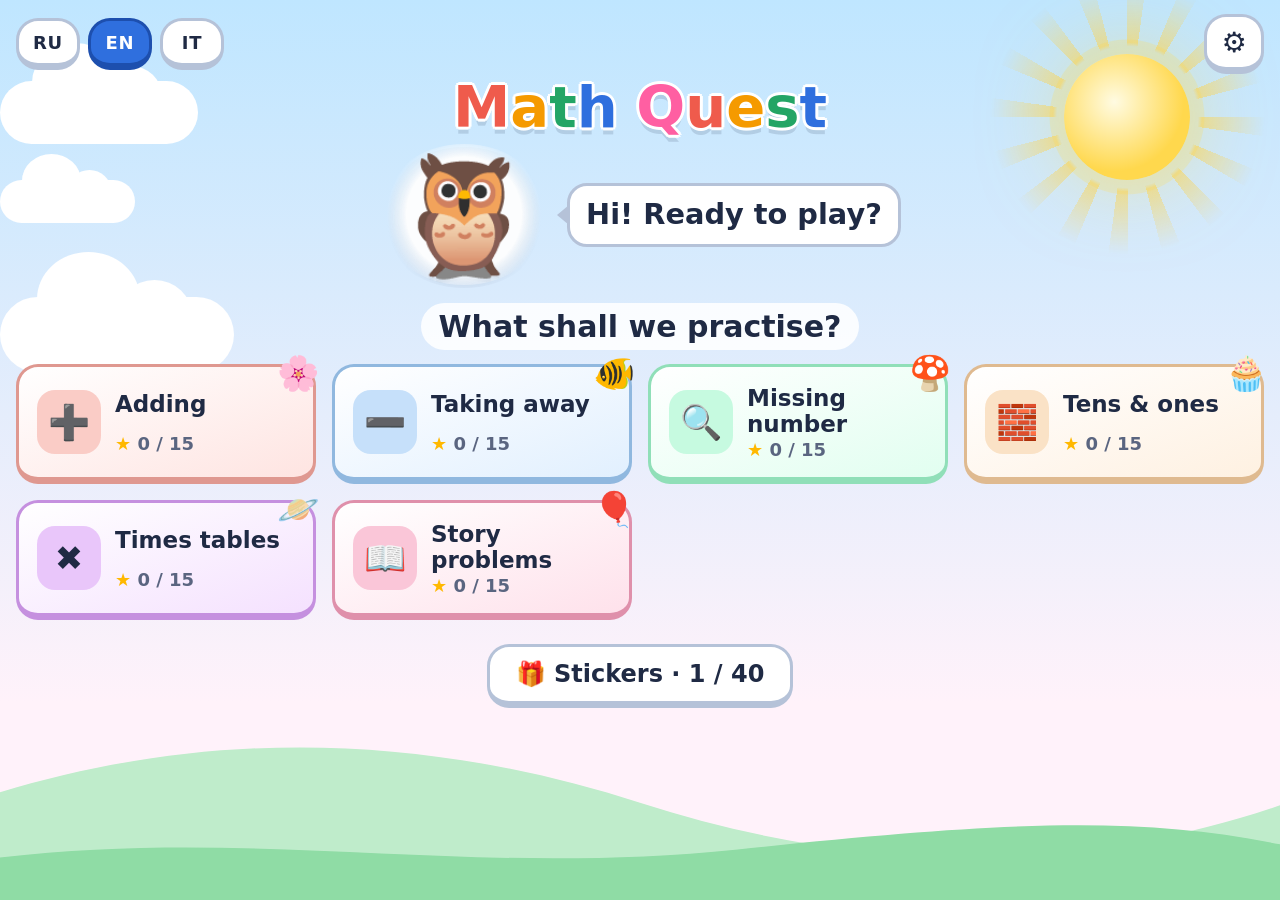
<file: index.html>
<!doctype html>
<html lang="en">
<head>
<meta charset="utf-8">
<meta name="viewport" content="width=device-width, initial-scale=1, viewport-fit=cover">
<meta name="apple-mobile-web-app-capable" content="yes">
<meta name="mobile-web-app-capable" content="yes">
<meta name="apple-mobile-web-app-status-bar-style" content="default">
<meta name="apple-mobile-web-app-title" content="Math Quest">
<meta name="theme-color" content="#fbfdff">
<title>Math Quest</title>
<link rel="manifest" href="manifest.webmanifest">
<link rel="apple-touch-icon" href="icons/icon-180.png">
<link rel="icon" href="icons/icon.svg" type="image/svg+xml">
<link rel="stylesheet" href="css/app.css">
</head>
<body>
<div class="scene" aria-hidden="true">
  <div class="stars"></div>
  <div class="sun"></div>
  <div class="cloud" style="top: 9vh; --w: 22vmin; --t: 75s; --dl: -20s"></div>
  <div class="cloud" style="top: 20vh; --w: 15vmin; --t: 100s; --dl: -65s"></div>
  <div class="cloud" style="top: 33vh; --w: 26vmin; --t: 130s; --dl: -100s"></div>
  <div class="floaters" id="floaters"></div>
  <svg class="hill hill-back" viewBox="0 0 1440 200" preserveAspectRatio="none"><path d="M0 120 C 240 40 480 40 720 110 S 1200 180 1440 90 V200 H0 Z"/></svg>
  <svg class="hill hill-front" viewBox="0 0 1440 200" preserveAspectRatio="none"><path d="M0 150 C 300 80 520 170 820 125 S 1260 70 1440 140 V200 H0 Z"/></svg>
</div>
<div id="app"></div>
<canvas id="fx" aria-hidden="true"></canvas>
<noscript>Math Quest needs JavaScript.</noscript>
<!-- Load order matters: core first, then languages and topics (topics appear on the home screen in this order), app last. -->
<script src="js/core.js"></script>
<script src="js/i18n/en.js"></script>
<script src="js/i18n/ru.js"></script>
<script src="js/i18n/it.js"></script>
<script src="js/viz.js"></script>
<script src="js/topics/add.js"></script>
<script src="js/topics/sub.js"></script>
<script src="js/topics/missing.js"></script>
<script src="js/topics/place.js"></script>
<script src="js/topics/mul.js"></script>
<script src="js/topics/story.js"></script>
<script src="js/session.js"></script>
<script src="js/store.js"></script>
<script src="js/fx.js"></script>
<script src="js/app.js"></script>
</body>
</html>
</file>
<file: css/app.css>
/* Each topic is a little world (sky, hills, floating friends); problems sit on squared notebook paper; two-colour counters (red / yellow) as in class; chunky keys for small fingers. */
:root {
  --ink: #1f2a44;
  --ink-soft: #5a6580;
  --paper: #fbfdff;
  --grid: #dde9f6;
  --card: #ffffff;
  --line: #d3dceb;
  --line-dark: #b5c2d8;
  --c1: #ef5b4c;
  --c1-soft: #ffd3cd;
  --c1-dark: #c43f2f;
  --c2: #f5b400;
  --c2-soft: #ffe8a3;
  --c2-dark: #b98500;
  --go: #23a565;
  --go-soft: #dcf6e8;
  --go-dark: #157a49;
  --blue: #2f6fde;
  --blue-soft: #e6efff;
  --warn: #e07a2e;
  --warn-soft: #fff0e3;
  --star: #ffb800;
  --r: 22px;
  --font: ui-rounded, 'SF Pro Rounded', system-ui, -apple-system, 'Segoe UI', Roboto, sans-serif;
  color-scheme: light;
}

* { box-sizing: border-box; }
html, body { height: 100%; margin: 0; }
body {
  font-family: var(--font);
  color: var(--ink);
  background: #fff2fa;
  -webkit-user-select: none;
  user-select: none;
  -webkit-touch-callout: none;
  -webkit-tap-highlight-color: transparent;
  touch-action: manipulation;
  overscroll-behavior: none;
  font-variant-numeric: tabular-nums;
}
#app {
  position: relative;
  z-index: 1;
  min-height: 100dvh;
  padding: max(12px, env(safe-area-inset-top)) max(16px, env(safe-area-inset-right)) max(14px, env(safe-area-inset-bottom)) max(16px, env(safe-area-inset-left));
  max-width: 1280px;
  margin: 0 auto;
}
#fx { position: fixed; inset: 0; width: 100%; height: 100%; pointer-events: none; z-index: 60; }
button { font: inherit; color: inherit; border: 0; background: none; cursor: pointer; padding: 0; touch-action: manipulation; }
button:focus-visible, select:focus-visible, input:focus-visible, textarea:focus-visible { outline: 4px solid var(--blue); outline-offset: 3px; }
h1, h2, h3, p { margin: 0; }

/* Chunky buttons that visibly press down */
.btn3d {
  background: var(--card);
  border: 3px solid var(--line-dark);
  border-bottom-width: 7px;
  border-radius: var(--r);
  transition: transform .06s, border-bottom-width .06s;
}
.btn3d:active:not(:disabled) { transform: translateY(4px); border-bottom-width: 3px; }
.btn3d:disabled { opacity: .45; cursor: default; }

.big-btn {
  min-height: 64px;
  padding: 0 26px;
  font-size: 24px;
  font-weight: 800;
  display: inline-flex;
  align-items: center;
  justify-content: center;
  gap: 10px;
}
.big-btn.go { background: var(--go); border-color: var(--go-dark); color: #fff; }
.big-btn.ghost { background: transparent; }

.top { display: flex; align-items: center; justify-content: space-between; gap: 12px; min-height: 64px; }
.top h1 { font-size: clamp(24px, 4vmin, 36px); font-weight: 900; display: flex; align-items: center; gap: 10px; }
.icon-btn { width: 60px; height: 60px; font-size: 28px; display: grid; place-items: center; }

/* Buddy + speech bubble */
.buddy-row { display: flex; align-items: center; gap: 12px; min-height: 64px; }
.buddy { font-size: 52px; line-height: 1; display: inline-block; filter: drop-shadow(0 3px 0 rgba(31, 42, 68, .12)); transform-origin: 50% 90%; animation: bob 3.2s ease-in-out infinite; }
.buddy.big { font-size: clamp(72px, 13vmin, 120px); }
.buddy.happy { animation: hop .7s ease-out; }
.buddy.think { animation: tilt .9s ease-in-out; }
.buddy.dance { animation: dance 1.1s ease-in-out; }
.bubble {
  position: relative;
  background: var(--card);
  border: 3px solid var(--line-dark);
  border-radius: 20px;
  padding: 10px 16px;
  font-size: clamp(18px, 2.6vmin, 24px);
  font-weight: 700;
  line-height: 1.3;
  min-height: 48px;
  display: flex;
  align-items: center;
}
.bubble:empty { visibility: hidden; }
.bubble::before {
  content: '';
  position: absolute;
  left: -13px;
  top: 50%;
  margin-top: -10px;
  border: 10px solid transparent;
  border-right: 12px solid var(--line-dark);
  border-left: 0;
}
.bubble.happy { border-color: var(--go); background: var(--go-soft); }
.bubble.think { border-color: var(--warn); background: var(--warn-soft); }

/* Home */
.home .langs { display: flex; gap: 8px; }
.lang-btn { min-width: 64px; height: 52px; font-size: 18px; font-weight: 800; letter-spacing: .04em; }
.lang-btn.on { background: var(--blue); border-color: #1d4fae; color: #fff; }
.hero { display: flex; align-items: center; gap: 18px; margin: 14px 0 22px; }
.hero .bubble { font-size: clamp(20px, 3.2vmin, 30px); }
.pick { font-size: clamp(22px, 3.4vmin, 30px); font-weight: 900; margin-bottom: 14px; }
.topics { display: grid; grid-template-columns: repeat(auto-fill, minmax(300px, 1fr)); gap: 16px; }
.topic {
  --hue: 210;
  display: grid;
  grid-template-columns: auto 1fr;
  grid-template-rows: auto auto;
  column-gap: 14px;
  align-items: center;
  text-align: left;
  padding: 16px 18px;
  min-height: 120px;
  background: hsl(var(--hue) 95% 97%);
  border-color: hsl(var(--hue) 55% 72%);
}
.t-icon {
  grid-row: span 2;
  width: 64px;
  height: 64px;
  border-radius: 18px;
  display: grid;
  place-items: center;
  font-size: 34px;
  background: hsl(var(--hue) 85% 88%);
}
.t-name { font-size: 23px; font-weight: 900; line-height: 1.15; }
.t-stars { font-size: 18px; font-weight: 800; color: var(--ink-soft); }
.t-stars b { color: var(--star); }
.home-foot { display: flex; justify-content: center; margin-top: 24px; }

/* Levels */
.levels .sub { font-size: 22px; font-weight: 800; color: var(--ink-soft); margin: 6px 0 18px; }
.path { display: flex; flex-wrap: wrap; justify-content: center; gap: 18px 22px; }
.lvl {
  --hue: 210;
  width: clamp(150px, 17vw, 200px);
  min-height: 190px;
  display: flex;
  flex-direction: column;
  align-items: center;
  justify-content: flex-start;
  gap: 8px;
  padding: 16px 10px;
  background: hsl(var(--hue) 95% 97%);
  border-color: hsl(var(--hue) 55% 72%);
}
.lvl:nth-child(even) { margin-top: 36px; }
.lvl-n {
  width: 72px;
  height: 72px;
  border-radius: 50%;
  display: grid;
  place-items: center;
  font-size: 38px;
  font-weight: 900;
  color: #fff;
  background: hsl(var(--hue) 70% 52%);
  box-shadow: inset 0 -5px 0 rgba(0, 0, 0, .15);
}
.lvl.locked { background: #f1f3f7; border-color: var(--line); }
.lvl.locked .lvl-n { background: #c5cbd6; font-size: 30px; }
.lvl-stars { font-size: 26px; letter-spacing: 2px; color: #d3d8e2; }
.lvl-stars b { color: var(--star); font-weight: inherit; }
.lvl-d { font-size: 17px; font-weight: 800; color: var(--ink-soft); text-align: center; line-height: 1.25; }
.lvl { position: relative; }
.lvl.practice { border-color: var(--warn); background: var(--warn-soft); }
.lvl-tag { font-size: 15px; font-weight: 900; color: var(--warn); text-align: center; line-height: 1.2; }
.lvl-badge {
  position: absolute;
  top: -12px;
  right: -10px;
  padding: 4px 10px;
  border-radius: 999px;
  border: 3px solid #fff;
  background: var(--warn);
  color: #fff;
  font-size: 16px;
  font-weight: 900;
}
.t-review { color: var(--warn); margin-left: 6px; }
.stats tr.struggling td { background: var(--warn-soft); }
.levels .buddy-row { justify-content: center; margin-top: 24px; }

/* Play */
.play { display: flex; flex-direction: column; gap: 12px; min-height: calc(100dvh - 28px); }
.play .top { min-height: 56px; }
.back { width: 60px; height: 56px; font-size: 28px; font-weight: 900; display: grid; place-items: center; }
.dots { display: flex; flex-wrap: wrap; justify-content: center; gap: 7px; flex: 1; }
.dot-p { width: 18px; height: 18px; border-radius: 50%; background: #fff; border: 3px solid var(--line-dark); }
.dot-p.cur { border-color: var(--blue); transform: scale(1.25); }
.dot-p.clean { background: var(--go); border-color: var(--go-dark); }
.dot-p.ok { background: var(--c2); border-color: var(--c2-dark); }
.dot-p.miss { background: var(--c1-soft); border-color: var(--c1); }
.dot-p.re { border-style: dashed; }
.streak { min-width: 76px; font-size: 24px; font-weight: 900; text-align: right; opacity: .25; transition: opacity .3s; }
.streak.on { opacity: 1; }

.play-main { flex: 1; display: grid; gap: 16px; grid-template-columns: minmax(0, 1fr) minmax(290px, 360px); align-items: start; }
.stage { display: flex; flex-direction: column; gap: 14px; min-width: 0; }
.card { background: var(--card); border: 3px solid var(--line); border-radius: 28px; padding: 16px 20px; box-shadow: 0 6px 0 rgba(31, 42, 68, .06); }
.q-card { position: relative; display: flex; flex-direction: column; gap: 10px; }
.question { padding: 8px 0 10px; }
.eq {
  display: flex;
  flex-wrap: wrap;
  align-items: center;
  justify-content: center;
  gap: .22em;
  font-size: clamp(46px, 9.5vmin, 104px);
  font-weight: 900;
  line-height: 1.1;
}
.eq .op { color: var(--ink-soft); }
.qtext { font-size: clamp(24px, 3.6vmin, 34px); font-weight: 700; line-height: 1.35; text-align: center; }
.q-viz { margin: 12px auto 0; max-width: 680px; }
.ansrow { display: flex; justify-content: center; margin-top: 12px; font-size: clamp(46px, 8vmin, 84px); font-weight: 900; }
.slot {
  display: inline-flex;
  align-items: center;
  justify-content: center;
  min-width: 1.5em;
  height: 1.25em;
  padding: 0 .18em;
  border: .07em dashed var(--blue);
  border-radius: .22em;
  background: var(--blue-soft);
  color: var(--blue);
  line-height: 1;
}
.slot.empty::after { content: ''; width: .06em; height: .8em; background: var(--blue); border-radius: 2px; animation: blink 1s steps(1) infinite; }
.slot.right { border-style: solid; border-color: var(--go); background: var(--go-soft); color: var(--go-dark); animation: bounce .5s; }
.slot.wrong { border-style: solid; border-color: var(--warn); background: var(--warn-soft); color: var(--warn); animation: shake .45s; }
.slot.ans { border-style: solid; border-color: var(--go); background: var(--go-soft); color: var(--go-dark); }
.q-card .bubble { flex: 1; }
.read { flex: none; margin-left: auto; width: 56px; height: 56px; font-size: 26px; display: grid; place-items: center; }

.help { display: none; }
.help.open { display: flex; flex-direction: column; gap: 14px; animation: rise .35s ease-out; }
.help-title { font-size: 18px; font-weight: 800; color: var(--ink-soft); margin-bottom: 8px; }
.help-viz .viz-svg { width: 100%; max-height: 280px; display: block; margin: 0 auto; }
.help-steps .step { font-size: clamp(26px, 4vmin, 38px); font-weight: 800; display: flex; flex-wrap: wrap; align-items: center; gap: .25em; padding: 4px 0; }
.step .w { font-size: .8em; }
.step .qm { color: var(--blue); border: 3px dashed var(--blue); border-radius: 10px; padding: 0 .25em; }
.step .ans, .eq .ans { color: var(--go-dark); }

.controls { display: flex; flex-direction: column; gap: 12px; position: sticky; top: 8px; }
.pad { display: grid; grid-template-columns: repeat(3, 1fr); gap: 10px; transition: opacity .2s; }
.pad.locked { opacity: .45; pointer-events: none; }
.key { height: clamp(66px, 11.5vh, 96px); font-size: clamp(32px, 5.2vh, 46px); font-weight: 900; }
.key.del { font-size: clamp(26px, 4vh, 36px); color: var(--ink-soft); }
.key.ok { background: var(--go); border-color: var(--go-dark); color: #fff; }
.lockbar { height: 8px; border-radius: 4px; background: transparent; overflow: hidden; }
.lockbar i { display: block; height: 100%; background: var(--warn); transform-origin: left; transform: scaleX(0); border-radius: 4px; }
.hint-btn { min-height: 64px; font-size: 22px; font-weight: 800; display: flex; align-items: center; justify-content: center; gap: 8px; background: #fff8e0; border-color: var(--c2-dark); }
.reveal-actions { display: flex; justify-content: center; }

.praise {
  position: fixed;
  left: 50%;
  top: 36%;
  z-index: 55;
  pointer-events: none;
  font-size: clamp(36px, 7.5vmin, 72px);
  font-weight: 900;
  color: var(--go-dark);
  text-align: center;
  white-space: nowrap;
  text-shadow: 0 3px 0 #fff, 0 -3px 0 #fff, 3px 0 0 #fff, -3px 0 0 #fff, 0 8px 18px rgba(31, 42, 68, .2);
  opacity: 0;
  transform: translate(-50%, -50%);
}
.praise.show { animation: praise 1.3s ease-out forwards; }

/* Visual models */
.viz-svg { overflow: visible; }
.tf-frame { fill: #fff; stroke: var(--ink); stroke-width: 3; }
.tf-line { stroke: var(--line-dark); stroke-width: 2; }
.dot.c1 { fill: var(--c1); }
.dot.c2 { fill: var(--c2); }
.dot.gone { opacity: .3; }
.x { stroke: var(--ink); stroke-width: 4; stroke-linecap: round; fill: none; }
.blk { stroke-width: 2; }
.blk.c1 { fill: var(--c1-soft); stroke: var(--c1-dark); }
.blk.c2 { fill: var(--c2-soft); stroke: var(--c2-dark); }
.blk.broken { stroke-dasharray: 3 2; fill: #fff; }
.blk.extra { stroke-dasharray: 6 3; stroke-width: 3; }
.blk-line { stroke: rgba(31, 42, 68, .25); stroke-width: 1; }
.viz-op { font-size: 44px; font-weight: 900; fill: var(--ink); text-anchor: middle; font-family: var(--font); }
.nl-axis { stroke: var(--ink); stroke-width: 3; }
.nl-tick { stroke: var(--ink); stroke-width: 2; }
.nl-label { font-size: 30px; font-weight: 800; text-anchor: middle; fill: var(--ink); font-family: var(--font); }
.nl-hop, .nl-arrow { fill: none; stroke: var(--blue); stroke-width: 3; stroke-linecap: round; stroke-linejoin: round; }
.nl-dot.c1 { fill: var(--c1); }
.nl-dot.c2 { fill: var(--c2); stroke: var(--c2-dark); stroke-width: 2; }
.nl-q circle { fill: #fff; stroke: var(--blue); stroke-width: 3; }
.nl-q text { font-size: 28px; font-weight: 900; text-anchor: middle; fill: var(--blue); font-family: var(--font); }
.bar-whole { fill: var(--blue-soft); stroke: var(--blue); stroke-width: 3; }
.bar-part { stroke-width: 3; }
.bar-part.c1 { fill: var(--c1-soft); stroke: var(--c1-dark); }
.bar-part.c2 { fill: var(--c2-soft); stroke: var(--c2-dark); }
.bar-label { font-size: 30px; font-weight: 900; text-anchor: middle; fill: var(--ink); font-family: var(--font); }
.groups { display: flex; flex-wrap: wrap; justify-content: center; gap: 10px; }
.grp { display: grid; grid-template-columns: repeat(5, auto); gap: 5px; padding: 9px; border: 3px solid var(--line-dark); border-radius: 16px; background: #fff; align-content: start; }
.gdot { width: 22px; height: 22px; border-radius: 50%; background: var(--c1); }
.grp .pic { font-size: 26px; line-height: 1; }
.grp-split { flex-basis: 100%; height: 0; }
.pics { display: flex; flex-direction: column; gap: 10px; align-items: center; }
.pic-row { display: flex; flex-wrap: wrap; justify-content: center; align-items: center; gap: 6px; font-size: clamp(34px, 5.4vmin, 50px); line-height: 1.1; }
.pic-row.second { padding-top: 8px; border-top: 3px dashed var(--line); }
.pic { position: relative; display: inline-block; }
.pic.gone { opacity: .35; }
.pic.gone::after { content: '✕'; position: absolute; inset: 0; display: grid; place-items: center; color: var(--c1-dark); font-weight: 900; }
.pic-gap { width: 14px; }

/* Round end */
.end { display: grid; place-items: center; min-height: calc(100dvh - 28px); }
.end-card { width: min(640px, 100%); text-align: center; display: flex; flex-direction: column; gap: 14px; align-items: center; padding: 28px 24px; }
.end-stars { display: flex; gap: 10px; font-size: clamp(64px, 12vmin, 104px); line-height: 1; }
.end-stars .star { color: #dde2ea; }
.end-stars .star.on { color: var(--star); animation: starIn .6s both; animation-delay: var(--d); text-shadow: 0 4px 0 #d79a00; }
.end-card h1 { font-size: clamp(32px, 6vmin, 52px); font-weight: 900; }
.end-card p { font-size: 22px; font-weight: 700; color: var(--ink-soft); }
.end-unlock { color: var(--go-dark) !important; }
.end-sticker { display: flex; flex-direction: column; align-items: center; gap: 4px; padding: 10px 24px; border-radius: 20px; background: #fff8e0; border: 3px dashed var(--c2-dark); }
.end-sticker .label { font-size: 20px; font-weight: 900; color: var(--c2-dark); }
.sticker-pop { font-size: 72px; line-height: 1.1; animation: stickerIn .8s .7s both; }
.end-actions { display: flex; flex-wrap: wrap; gap: 12px; justify-content: center; margin-top: 8px; }

/* Stickers */
.sticker-grid { display: grid; grid-template-columns: repeat(auto-fill, minmax(92px, 1fr)); gap: 12px; margin-top: 16px; }
.sticker { aspect-ratio: 1; font-size: 50px; display: grid; place-items: center; }
.sticker.locked { background: #eef1f6; border: 3px dashed var(--line-dark); border-radius: var(--r); font-size: 30px; color: #b9c1cf; font-weight: 900; }
.sticker.on { background: var(--blue-soft); border-color: var(--blue); }
.sticker-info { font-size: 22px; font-weight: 800; color: var(--ink-soft); margin-top: 8px; }

/* Grown-ups */
.gate { display: grid; place-items: center; min-height: calc(100dvh - 120px); }
.gate-card { width: min(460px, 100%); display: flex; flex-direction: column; gap: 18px; align-items: center; text-align: center; }
.gate-card p { font-size: 22px; font-weight: 800; }
.hold-btn { position: relative; overflow: hidden; width: 100%; touch-action: none; }
.hold-btn i { position: absolute; inset: 0; background: var(--go-soft); transform-origin: left; transform: scaleX(0); z-index: 0; }
.hold-btn.holding i { transform: scaleX(1); transition: transform 2s linear; }
.hold-btn span { position: relative; z-index: 1; }
.gate-card .pad { width: 100%; }

.parent { display: flex; flex-direction: column; gap: 16px; padding-bottom: 40px; -webkit-user-select: text; user-select: text; }
.parent .card { display: flex; flex-direction: column; gap: 14px; }
.parent h2 { font-size: 22px; font-weight: 900; }
.parent .hint { font-size: 16px; color: var(--ink-soft); font-weight: 600; }
.field { display: flex; flex-wrap: wrap; align-items: center; justify-content: space-between; gap: 10px; font-size: 18px; font-weight: 700; }
.field input[type='text'], .field select, .parent textarea {
  font: inherit;
  font-size: 18px;
  padding: 10px 12px;
  border: 2px solid var(--line-dark);
  border-radius: 12px;
  background: #fff;
  color: var(--ink);
  min-height: 48px;
}
.field input[type='checkbox'], .field input[type='radio'] { width: 26px; height: 26px; accent-color: var(--blue); }
.radios { display: flex; gap: 16px; }
.radios label { display: flex; align-items: center; gap: 6px; }
.parent textarea { width: 100%; min-height: 84px; font-family: ui-monospace, Menlo, monospace; font-size: 14px; resize: vertical; }
.row-btns { display: flex; flex-wrap: wrap; gap: 10px; align-items: center; }
.small-btn { min-height: 52px; padding: 0 18px; font-size: 18px; font-weight: 800; }
.small-btn.danger { border-color: var(--c1-dark); color: var(--c1-dark); }
.small-btn.danger.armed { background: var(--c1); color: #fff; }
.note { font-size: 16px; font-weight: 700; color: var(--go-dark); min-height: 1.2em; }
.note.bad { color: var(--c1-dark); }
.table-wrap { overflow-x: auto; }
.stats { border-collapse: collapse; width: 100%; font-size: 17px; }
.stats th, .stats td { text-align: left; padding: 8px 10px; border-bottom: 2px solid var(--line); white-space: nowrap; }
.stats th { font-size: 14px; text-transform: uppercase; letter-spacing: .05em; color: var(--ink-soft); }
.stats .st { color: var(--star); letter-spacing: 1px; }
.trouble { display: flex; flex-direction: column; gap: 8px; }
.trouble h3 { font-size: 17px; font-weight: 800; }
.trouble ul { margin: 0; padding-left: 22px; font-size: 17px; line-height: 1.5; }

/* Layout: landscape keeps pad on the right; portrait/narrow puts it under the problem. */
/* In portrait the play screen is exactly one screen tall: the problem area scrolls, the pad never leaves the screen. */
@media (orientation: portrait), (max-width: 820px) {
  #app[data-view='play'] { height: 100dvh; display: flex; flex-direction: column; }
  .play { flex: 1; min-height: 0; }
  .play-main { grid-template-columns: 1fr; grid-template-rows: minmax(0, 1fr) auto; min-height: 0; align-items: stretch; }
  .stage { overflow-y: auto; min-height: 0; padding-bottom: 6px; }
  .controls { position: static; width: min(460px, 100%); margin: 0 auto; }
  .key { height: clamp(58px, 7vh, 84px); }
  .help-viz .viz-svg { max-height: 180px; }
  .lvl { width: clamp(150px, 29vw, 240px); min-height: 210px; }
  .lvl:nth-child(even) { margin-top: 0; }
}
@media (max-height: 560px) and (orientation: landscape) {
  .key { height: 54px; font-size: 28px; }
  .eq { font-size: 44px; }
}

@keyframes blink { 50% { opacity: 0; } }
@keyframes shake { 0%, 100% { transform: translateX(0); } 20% { transform: translateX(-10px); } 40% { transform: translateX(10px); } 60% { transform: translateX(-6px); } 80% { transform: translateX(6px); } }
@keyframes bounce { 0% { transform: scale(1); } 40% { transform: scale(1.25); } 100% { transform: scale(1); } }
@keyframes hop { 0%, 100% { transform: translateY(0) rotate(0); } 30% { transform: translateY(-22px) rotate(-8deg); } 60% { transform: translateY(0) rotate(6deg); } }
@keyframes tilt { 0%, 100% { transform: rotate(0); } 30% { transform: rotate(-12deg); } 70% { transform: rotate(10deg); } }
@keyframes rise { from { opacity: 0; transform: translateY(12px); } to { opacity: 1; transform: none; } }
@keyframes praise {
  0% { opacity: 0; transform: translate(-50%, -50%) scale(.5); }
  18% { opacity: 1; transform: translate(-50%, -50%) scale(1.12); }
  30% { transform: translate(-50%, -50%) scale(1); }
  75% { opacity: 1; transform: translate(-50%, -50%) scale(1); }
  100% { opacity: 0; transform: translate(-50%, -80%) scale(1); }
}
@keyframes starIn { 0% { transform: scale(0) rotate(-90deg); } 70% { transform: scale(1.3) rotate(10deg); } 100% { transform: scale(1) rotate(0); } }
@keyframes stickerIn { 0% { transform: scale(0); } 70% { transform: scale(1.3); } 100% { transform: scale(1); } }

@media (prefers-reduced-motion: reduce) {
  *, *::before, *::after { animation-duration: .01ms !important; animation-iteration-count: 1 !important; transition-duration: .01ms !important; }
}

/* ---------- Worlds: every topic has its own sky, ground and floating friends ---------- */
.scene {
  --sky1: #bfe6ff;
  --sky2: #fff2fa;
  --hill1: #bfeccb;
  --hill2: #8fdca5;
  --sun: #ffd84d;
  --cloud: #ffffff;
  position: fixed;
  inset: 0;
  z-index: 0;
  overflow: hidden;
  pointer-events: none;
  background: linear-gradient(180deg, var(--sky1) 0%, var(--sky2) 78%);
}
body[data-theme='add'] .scene { --sky1: #ffd6e7; --sky2: #fff8ef; --hill1: #c9f0b0; --hill2: #9fdd85; }
body[data-theme='sub'] .scene { --sky1: #a9e7ff; --sky2: #e8fbff; --hill1: #8fd8f3; --hill2: #5bbde8; }
body[data-theme='missing'] .scene { --sky1: #cdf1d6; --sky2: #f6fff3; --hill1: #a5dcae; --hill2: #6cc584; }
body[data-theme='place'] .scene { --sky1: #e6d9ff; --sky2: #fff4fb; --hill1: #ffd0ea; --hill2: #cbb6ff; }
body[data-theme='mul'] .scene { --sky1: #1b2560; --sky2: #4b3f9e; --hill1: #6a5ac7; --hill2: #45399a; --sun: #f3e6a8; --cloud: rgba(255, 255, 255, .16); }
body[data-theme='story'] .scene { --sky1: #ffcfa8; --sky2: #fff3e3; --hill1: #c4e9a1; --hill2: #93d277; }
body[data-theme='stickers'] .scene { --sky1: #d8ecff; --sky2: #ffeef8; --hill1: #ffd6ec; --hill2: #c9e7ff; }
body[data-theme='parent'] .scene { --sky1: #eef3fa; --sky2: #f8fafd; --hill1: #e3eaf4; --hill2: #d7e0ee; }
body[data-theme='parent'] .sun, body[data-theme='parent'] .cloud, body[data-theme='parent'] .floaters { display: none; }

.sun {
  position: absolute;
  top: 6vh;
  right: 7vw;
  width: 14vmin;
  height: 14vmin;
  border-radius: 50%;
  background: radial-gradient(circle at 40% 38%, #fffbe2, var(--sun) 64%);
  box-shadow: 0 0 0 1.6vmin rgba(255, 216, 77, .22), 0 0 9vmin rgba(255, 216, 77, .5);
}
.sun::before {
  content: '';
  position: absolute;
  inset: -60%;
  border-radius: 50%;
  background: repeating-conic-gradient(rgba(255, 210, 70, .5) 0 8deg, transparent 8deg 22.5deg);
  -webkit-mask-image: radial-gradient(circle, transparent 36%, #000 38%, transparent 70%);
  mask-image: radial-gradient(circle, transparent 36%, #000 38%, transparent 70%);
  animation: spin 60s linear infinite;
}
body[data-theme='mul'] .sun { box-shadow: 0 0 8vmin rgba(255, 243, 196, .35); }
body[data-theme='mul'] .sun::before { display: none; }
body[data-theme='mul'] .sun::after {
  content: '';
  position: absolute;
  left: 52%;
  top: 30%;
  width: 22%;
  height: 22%;
  border-radius: 50%;
  background: rgba(150, 130, 60, .18);
  box-shadow: -5vmin 3.5vmin 0 -.6vmin rgba(150, 130, 60, .14), -2vmin 6vmin 0 -1vmin rgba(150, 130, 60, .12);
}

.stars {
  position: absolute;
  inset: 0 0 25% 0;
  opacity: 0;
  background-image:
    radial-gradient(2px 2px at 6% 12%, #fff 50%, transparent 52%),
    radial-gradient(3px 3px at 18% 32%, #fff 50%, transparent 52%),
    radial-gradient(2px 2px at 27% 8%, #fff 50%, transparent 52%),
    radial-gradient(2px 2px at 38% 26%, #fff 50%, transparent 52%),
    radial-gradient(3px 3px at 47% 6%, #fff 50%, transparent 52%),
    radial-gradient(2px 2px at 55% 38%, #fff 50%, transparent 52%),
    radial-gradient(2px 2px at 63% 16%, #fff 50%, transparent 52%),
    radial-gradient(3px 3px at 71% 44%, #fff 50%, transparent 52%),
    radial-gradient(2px 2px at 84% 30%, #fff 50%, transparent 52%),
    radial-gradient(2px 2px at 93% 9%, #fff 50%, transparent 52%),
    radial-gradient(2px 2px at 12% 56%, #fff 50%, transparent 52%),
    radial-gradient(3px 3px at 34% 62%, #fff 50%, transparent 52%),
    radial-gradient(2px 2px at 88% 58%, #fff 50%, transparent 52%),
    radial-gradient(2px 2px at 60% 66%, #fff 50%, transparent 52%);
}
body[data-theme='mul'] .stars { opacity: 1; animation: twinkle 2.4s ease-in-out infinite alternate; }

.cloud {
  position: absolute;
  left: 0;
  width: var(--w, 20vmin);
  height: calc(var(--w, 20vmin) * .32);
  border-radius: 999px;
  background: var(--cloud);
  animation: drift var(--t, 80s) linear infinite;
  animation-delay: var(--dl, 0s);
}
.cloud::before, .cloud::after { content: ''; position: absolute; border-radius: 50%; background: inherit; }
.cloud::before { left: 16%; bottom: 35%; width: 44%; height: 125%; }
.cloud::after { left: 50%; bottom: 28%; width: 32%; height: 95%; }

.floaters span {
  position: absolute;
  bottom: -8vh;
  left: var(--x);
  font-size: var(--s);
  line-height: 1;
  opacity: 0;
  animation: floatUp var(--t) linear infinite;
  animation-delay: var(--dl);
}
.floaters span.swim { left: 0; bottom: var(--y); animation-name: swim; }

.hill { position: absolute; left: -5%; width: 110%; bottom: 0; }
.hill-back { height: 24vh; }
.hill-front { height: 15vh; }
.hill-back path { fill: var(--hill1); }
.hill-front path { fill: var(--hill2); }
body[data-theme='sub'] .hill { animation: sway 7s ease-in-out infinite alternate; }
body[data-theme='sub'] .hill-front { animation-duration: 5s; animation-direction: alternate-reverse; }

/* Text that sits straight on the sky gets a soft paper pill so it reads on every world. */
.top h1, .pick, .levels .sub, .sticker-info {
  background: rgba(255, 255, 255, .86);
  border-radius: 999px;
  padding: 6px 18px;
  width: fit-content;
}
.pick, .levels .sub { margin-left: auto; margin-right: auto; }
.levels .sub { text-align: center; }

/* Problem card = a page of squared school paper. */
.q-card {
  background-color: #fff;
  background-image: linear-gradient(var(--grid) 1px, transparent 1px), linear-gradient(90deg, var(--grid) 1px, transparent 1px);
  background-size: 26px 26px;
}

/* Home */
.logo { display: flex; flex-wrap: wrap; justify-content: center; font-size: clamp(34px, 6.4vmin, 60px); font-weight: 900; line-height: 1.05; margin: 2px 0 4px; }
.logo span {
  display: inline-block;
  color: var(--lc);
  text-shadow: 3px 0 0 #fff, -3px 0 0 #fff, 0 3px 0 #fff, 0 -3px 0 #fff, 2px 2px 0 #fff, -2px -2px 0 #fff, 2px -2px 0 #fff, -2px 2px 0 #fff, 0 7px 0 rgba(31, 42, 68, .14);
  animation: wave 3s ease-in-out infinite;
  animation-delay: calc(var(--i) * 80ms);
}
.logo .gap { width: .32em; }
.hero { justify-content: center; margin: 6px 0 18px; }
.buddy.big { background: radial-gradient(circle, rgba(255, 255, 255, .95) 0 52%, rgba(255, 255, 255, 0) 70%); border-radius: 50%; padding: 12px; }
.topic { position: relative; background: linear-gradient(160deg, #fff 0%, hsl(var(--hue) 95% 94%) 100%); }
.t-world { position: absolute; top: -14px; right: -6px; font-size: 34px; animation: bob 3s ease-in-out infinite; animation-delay: calc(var(--i) * -.5s); }

/* Levels */
.path { row-gap: 46px; padding-top: 30px; }
.lvl.next .lvl-n { animation: ring 1.6s ease-out infinite; }
.lvl-here { position: absolute; top: -40px; left: 50%; margin-left: -16px; font-size: 32px; animation: point .8s ease-in-out infinite alternate; }

/* Play */
.key { background: linear-gradient(180deg, #fff 0%, #f2f6fd 100%); }
.key.ok { background: linear-gradient(180deg, #2fbf77 0%, var(--go) 100%); }
.dot-p.cur { animation: curDot 1.4s ease-in-out infinite; }
.dot-p.pop { animation: dotPop .45s ease-out; }
.streak.on { animation: flame .7s ease-in-out infinite alternate; transform-origin: 80% 80%; }
.q-card.wobble { animation: wobble .5s ease-in-out; }
.fly-star, .spark { position: fixed; z-index: 62; pointer-events: none; line-height: 1; }
.fly-star { font-size: 44px; margin: -22px 0 0 -22px; filter: drop-shadow(0 3px 2px rgba(31, 42, 68, .25)); }
.spark { font-size: 26px; margin: -13px 0 0 -13px; }

/* Round end */
.end-stars { position: relative; }
.end-stars .star { position: relative; z-index: 1; }
.burst {
  position: absolute;
  left: 50%;
  top: 50%;
  width: 340px;
  height: 340px;
  margin: -170px 0 0 -170px;
  border-radius: 50%;
  background: repeating-conic-gradient(rgba(255, 200, 40, .32) 0 9deg, transparent 9deg 20deg);
  -webkit-mask-image: radial-gradient(circle, #000 20%, transparent 70%);
  mask-image: radial-gradient(circle, #000 20%, transparent 70%);
  animation: spin 18s linear infinite;
}
.end-buddy { font-size: 72px; }
.end-buddy.party { animation: dance 1.1s ease-in-out infinite; animation-delay: .9s; }

/* Stickers */
.sticker.btn3d:hover { animation: wiggle .5s ease-in-out; }

@media (hover: hover) {
  .topic:hover .t-icon, .lvl:not(.locked):hover .lvl-n { animation: wiggle .5s ease-in-out; }
}

@keyframes spin { to { transform: rotate(360deg); } }
@keyframes twinkle { from { opacity: .55; } to { opacity: 1; } }
@keyframes drift { from { transform: translateX(-30vmin); } to { transform: translateX(calc(100vw + 10vmin)); } }
@keyframes floatUp {
  0% { transform: translate(0, 0) rotate(-8deg); opacity: 0; }
  8% { opacity: .8; }
  50% { transform: translate(4vw, -55vh) rotate(10deg); }
  90% { opacity: .8; }
  100% { transform: translate(-2vw, -112vh) rotate(-6deg); opacity: 0; }
}
@keyframes swim {
  0% { transform: translateX(105vw) translateY(0); opacity: 0; }
  6% { opacity: .85; }
  50% { transform: translateX(50vw) translateY(-3vh); }
  94% { opacity: .85; }
  100% { transform: translateX(-10vw) translateY(0); opacity: 0; }
}
@keyframes sway { from { transform: translateX(-2.5%); } to { transform: translateX(2.5%); } }
@keyframes bob { 0%, 100% { transform: translateY(0); } 50% { transform: translateY(-6px); } }
@keyframes wave { 0%, 55%, 100% { transform: translateY(0) rotate(0); } 25% { transform: translateY(-.12em) rotate(-3deg); } }
@keyframes dance {
  0% { transform: none; }
  15% { transform: translateY(-20px) rotate(-14deg); }
  30% { transform: translateY(0) rotate(12deg); }
  45% { transform: translateY(-14px) rotate(-10deg); }
  60% { transform: translateY(0) rotate(8deg); }
  80% { transform: translateY(-8px) scale(1.12); }
  100% { transform: none; }
}
@keyframes ring {
  0% { box-shadow: inset 0 -5px 0 rgba(0, 0, 0, .15), 0 0 0 0 hsl(var(--hue) 80% 60% / .55); }
  100% { box-shadow: inset 0 -5px 0 rgba(0, 0, 0, .15), 0 0 0 20px hsl(var(--hue) 80% 60% / 0); }
}
@keyframes point { from { transform: translateY(0); } to { transform: translateY(8px); } }
@keyframes curDot { 0%, 100% { box-shadow: 0 0 0 0 rgba(47, 111, 222, .5); } 50% { box-shadow: 0 0 0 6px rgba(47, 111, 222, 0); } }
@keyframes dotPop { 0% { transform: scale(1); } 50% { transform: scale(1.8); } 100% { transform: scale(1); } }
@keyframes flame { from { transform: scale(1) rotate(-3deg); } to { transform: scale(1.12) rotate(3deg); } }
@keyframes wobble { 0%, 100% { transform: rotate(0); } 25% { transform: rotate(-1.2deg); } 75% { transform: rotate(1.2deg); } }
@keyframes wiggle { 0%, 100% { transform: rotate(0); } 25% { transform: rotate(-10deg); } 75% { transform: rotate(10deg); } }
</file>
